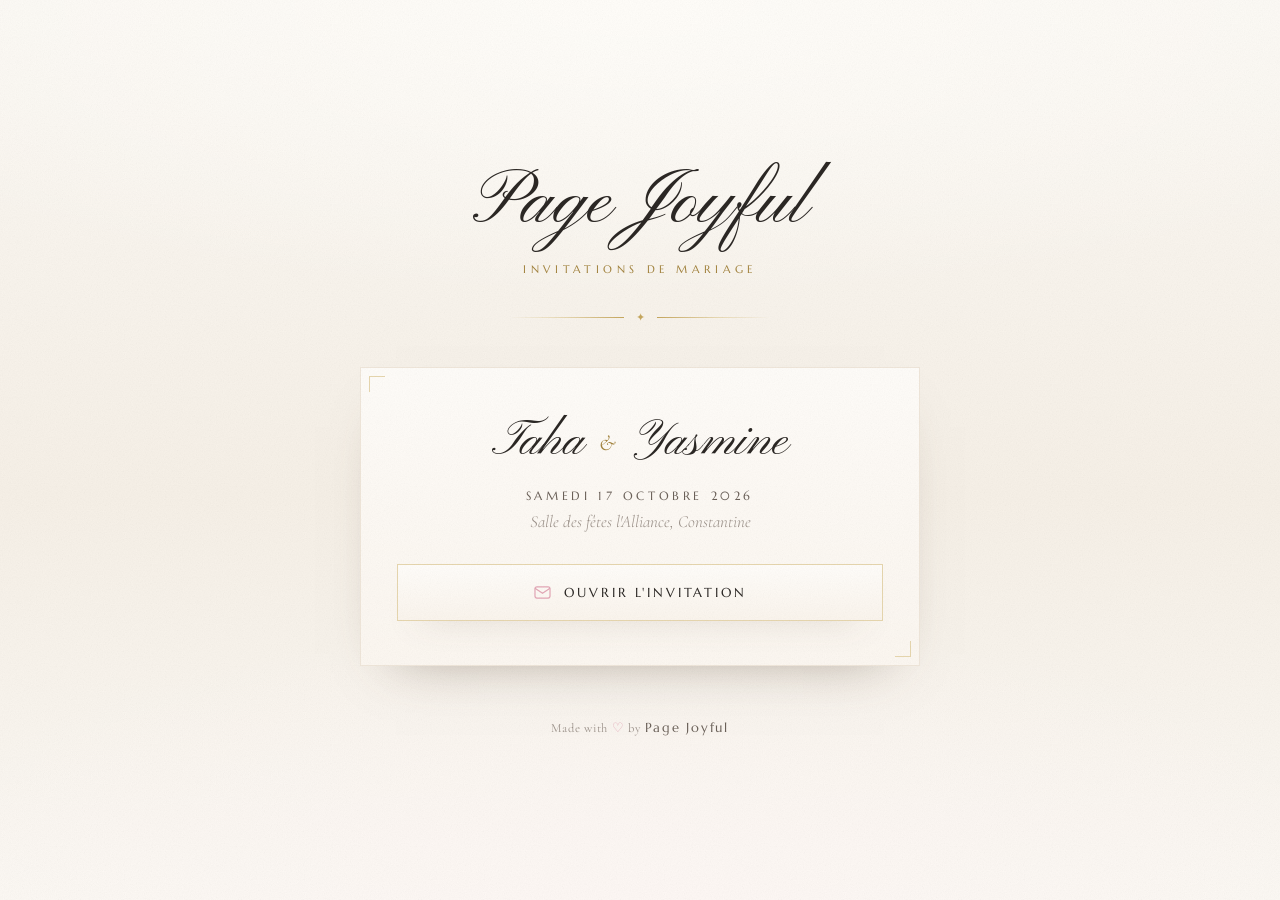
<file: index.html>
<!DOCTYPE html>
<html lang="fr">
<head>
<meta charset="utf-8">
<meta name="viewport" content="width=device-width, initial-scale=1, viewport-fit=cover">
<title>Page Joyful</title>
<meta name="description" content="Page Joyful — invitations de mariage numériques.">
<meta name="theme-color" content="#FBF8F3">
<link rel="preconnect" href="https://fonts.googleapis.com">
<link rel="preconnect" href="https://fonts.gstatic.com" crossorigin>
<link href="https://fonts.googleapis.com/css2?family=Cormorant+Garamond:ital,wght@0,300;0,400;1,300&family=Marcellus&family=Pinyon+Script&display=swap" rel="stylesheet">
<link rel="icon" href="data:image/svg+xml,%3Csvg xmlns='http://www.w3.org/2000/svg' viewBox='0 0 32 32'%3E%3Ctext y='26' font-size='26'%3E%F0%9F%A4%8D%3C/text%3E%3C/svg%3E">
<style>
  :root{
    --ivory:#FBF8F3; --ivory-warm:#F6F0E7; --line:#EFE6DA;
    --ink:#2B2724; --ink-soft:#6A6058; --ink-faint:#9A9088;
    --sage:#7D8F5E; --blush:#E3A7B6;
    --gold:#C6A75E; --gold-deep:#A2823C; --gold-pale:#E6D6AE;
    --script:"Pinyon Script",cursive;
    --serif:"Cormorant Garamond",Georgia,serif;
    --caps:"Marcellus",Georgia,serif;
    --ease:cubic-bezier(.22,.68,.32,1);
  }
  *,*::before,*::after{ box-sizing:border-box; }
  body{
    margin:0; min-height:100svh;
    display:flex; flex-direction:column; align-items:center; justify-content:center;
    padding:clamp(28px,7vw,64px) clamp(22px,6vw,56px);
    font-family:var(--serif); color:var(--ink); text-align:center;
    background:
      radial-gradient(120% 55% at 50% 0%,#FFFDF9 0%,transparent 60%),
      radial-gradient(100% 50% at 50% 100%,#FDF7F4 0%,transparent 62%),
      linear-gradient(180deg,var(--ivory) 0%,var(--ivory-warm) 55%,var(--ivory) 100%);
  }
  .grain{
    position:fixed; inset:0; z-index:9; pointer-events:none; opacity:.5; mix-blend-mode:multiply;
    background-image:url("data:image/svg+xml,%3Csvg xmlns='http://www.w3.org/2000/svg' width='180' height='180'%3E%3Cfilter id='n'%3E%3CfeTurbulence type='fractalNoise' baseFrequency='.85' numOctaves='3' stitchTiles='stitch'/%3E%3CfeColorMatrix type='saturate' values='0'/%3E%3C/filter%3E%3Crect width='100%25' height='100%25' filter='url(%23n)' opacity='.16'/%3E%3C/svg%3E");
  }
  main{ position:relative; z-index:2; width:min(560px,100%); }

  .brand{
    margin:0; font-family:var(--script); font-weight:400;
    font-size:clamp(46px,13vw,76px); line-height:1.05;
  }
  .tagline{
    margin:clamp(12px,3vw,18px) 0 0; font-family:var(--caps);
    font-size:clamp(9px,2.5vw,11px); letter-spacing:.42em; text-transform:uppercase;
    color:var(--gold-deep);
  }
  .rule{
    display:flex; align-items:center; justify-content:center; gap:12px;
    width:min(260px,70%); margin:clamp(26px,6vw,36px) auto clamp(30px,7vw,44px);
  }
  .rule i{ flex:1; height:1px; background:linear-gradient(90deg,transparent,var(--gold-pale),var(--gold)); }
  .rule i:last-child{ background:linear-gradient(90deg,var(--gold),var(--gold-pale),transparent); }
  .rule span{ color:var(--gold); font-size:11px; line-height:1; }

  .card{
    position:relative;
    padding:clamp(30px,7vw,44px) clamp(20px,5vw,36px);
    background:linear-gradient(180deg,rgba(255,253,250,.9),rgba(253,248,242,.72));
    border:1px solid var(--line);
    box-shadow:0 24px 54px -36px rgba(93,76,58,.55);
  }
  .card::before,.card::after{
    content:""; position:absolute; width:16px; height:16px; border:1px solid var(--gold-pale);
  }
  .card::before{ top:8px; left:8px; border-right:0; border-bottom:0; }
  .card::after{ bottom:8px; right:8px; border-left:0; border-top:0; }

  .card h2{
    margin:0; font-family:var(--script); font-weight:400;
    font-size:clamp(34px,10vw,50px); line-height:1.2;
  }
  .card h2 .amp{
    font-family:var(--serif); font-style:italic; font-size:.44em;
    color:var(--gold-deep); vertical-align:.2em; padding-inline:.14em;
  }
  .card .when{
    margin:clamp(12px,3vw,16px) 0 0; font-family:var(--caps);
    font-size:clamp(10px,2.8vw,12px); letter-spacing:.3em; text-transform:uppercase;
    color:var(--ink-soft);
  }
  .card .where{
    margin:8px 0 0; font-size:clamp(15px,3.9vw,17px); font-style:italic;
    font-weight:300; color:var(--ink-faint);
  }

  .btn{
    position:relative; overflow:hidden;
    display:flex; align-items:center; justify-content:center; gap:12px;
    margin-top:clamp(24px,6vw,32px); padding:18px 22px;
    text-decoration:none; color:var(--ink);
    border:1px solid var(--gold-pale);
    background:linear-gradient(180deg,rgba(255,253,250,.94),rgba(250,244,236,.82));
    box-shadow:0 16px 34px -26px rgba(93,76,58,.7);
    transition:transform .5s var(--ease),box-shadow .5s var(--ease),border-color .5s var(--ease);
  }
  .btn::after{
    content:""; position:absolute; inset:0; translate:-120% 0;
    background:linear-gradient(105deg,transparent 30%,rgba(255,255,255,.75) 50%,transparent 70%);
    transition:translate 1.05s var(--ease);
  }
  .btn:hover,.btn:focus-visible{
    transform:translateY(-2px); border-color:var(--gold);
    box-shadow:0 22px 40px -24px rgba(93,76,58,.55);
  }
  .btn:hover::after,.btn:focus-visible::after{ translate:120% 0; }
  .btn span{
    font-family:var(--caps); font-size:clamp(11.5px,3.2vw,13px);
    letter-spacing:.22em; text-transform:uppercase;
  }
  .btn svg{ width:19px; height:auto; flex:none; fill:none; stroke:var(--blush); stroke-width:1.5;
    stroke-linecap:round; stroke-linejoin:round; }

  footer{
    margin-top:clamp(34px,8vw,54px);
    font-size:12.5px; letter-spacing:.06em; color:var(--ink-faint);
  }
  footer b{ font-family:var(--caps); font-weight:400; letter-spacing:.14em; color:var(--ink-soft); }
  footer i{ color:var(--blush); font-style:normal; }

  main > *{ opacity:0; animation:rise 1s var(--ease) forwards; }
  main > *:nth-child(1){ animation-delay:.05s }
  main > *:nth-child(2){ animation-delay:.16s }
  main > *:nth-child(3){ animation-delay:.27s }
  main > *:nth-child(4){ animation-delay:.38s }
  main > *:nth-child(5){ animation-delay:.52s }
  @keyframes rise{ from{ opacity:0; transform:translateY(16px) } to{ opacity:1; transform:none } }

  @media (prefers-reduced-motion:reduce){
    main > *{ opacity:1; animation:none; }
    *{ transition-duration:.01ms !important; }
  }
</style>
</head>
<body>
<div class="grain" aria-hidden="true"></div>

<main>
  <h1 class="brand">Page Joyful</h1>
  <p class="tagline">Invitations de mariage</p>

  <div class="rule" aria-hidden="true"><i></i><span>&#10022;</span><i></i></div>

  <article class="card">
    <h2>Taha <span class="amp">&amp;</span> Yasmine</h2>
    <p class="when">Samedi 17 octobre 2026</p>
    <p class="where">Salle des fêtes l'Alliance, Constantine</p>

    <a class="btn" href="Taha%20et%20Yassmine/index.html">
      <svg viewBox="0 0 24 24" aria-hidden="true">
        <rect x="2.5" y="5" width="19" height="14" rx="2.5"/><path d="m3 7 9 6 9-6"/>
      </svg>
      <span>Ouvrir l'invitation</span>
    </a>
  </article>

  <footer>Made with <i>&#9825;</i> by <b>Page Joyful</b></footer>
</main>
</body>
</html>
</file>
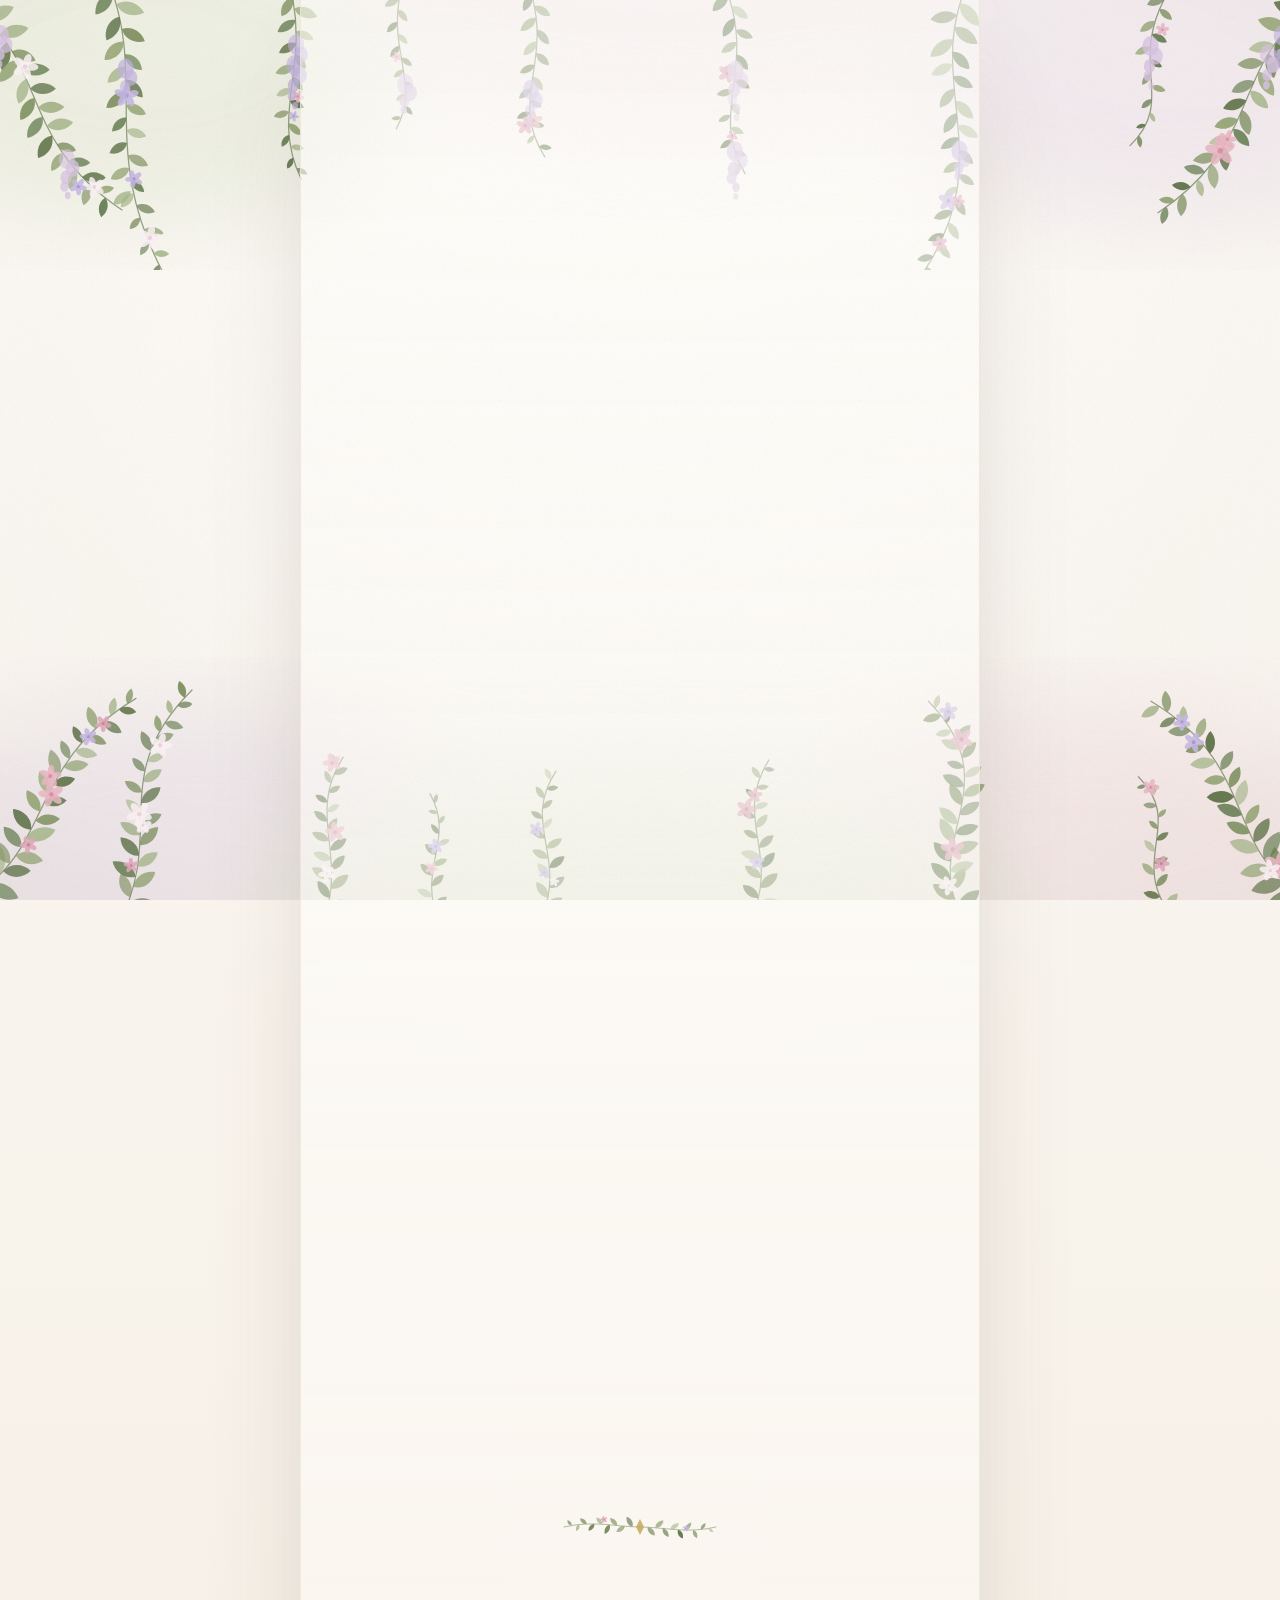
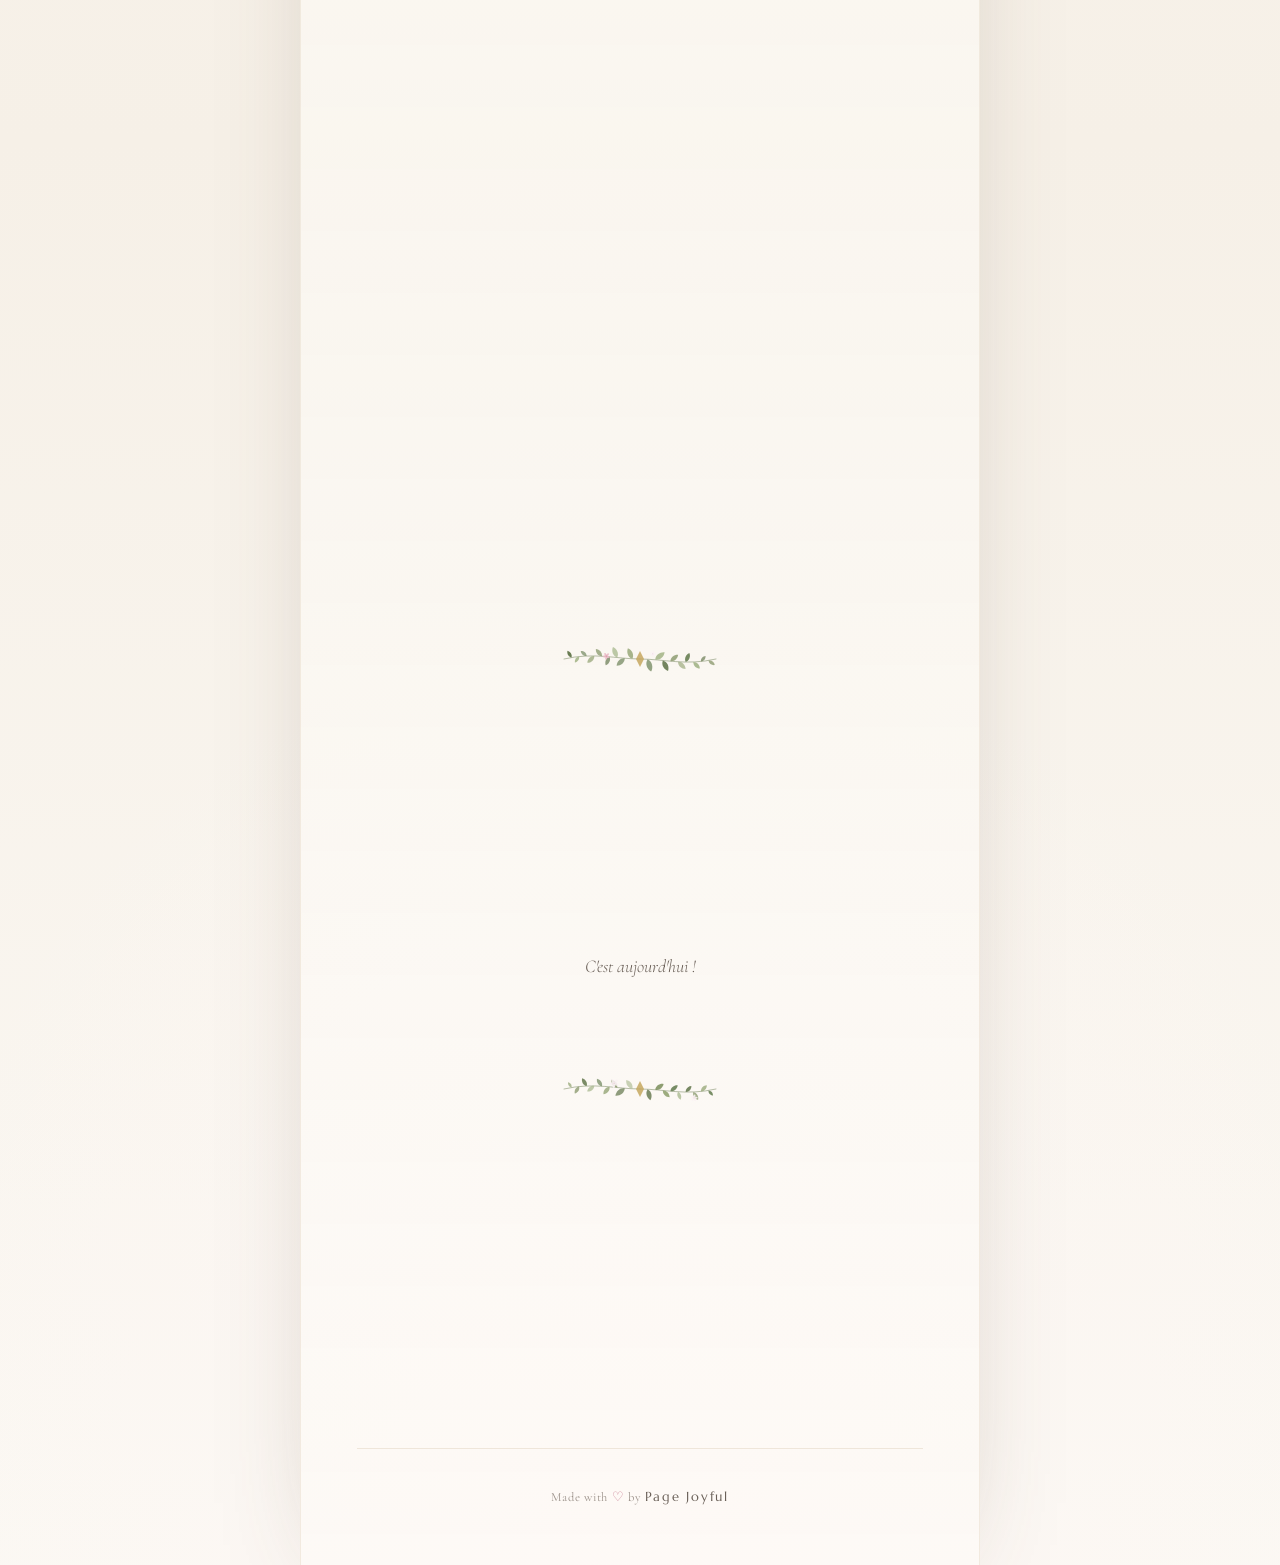
<file: Taha et Yassmine/index.html>
<!DOCTYPE html>
<html lang="fr">
<head>
<meta charset="utf-8">
<meta name="viewport" content="width=device-width, initial-scale=1, viewport-fit=cover">
<title>Taha &amp; Yasmine — 17 Octobre 2026</title>
<meta name="description" content="Invitation au mariage de Taha & Yasmine — Samedi 17 Octobre 2026, Salle des fêtes l'Alliance, Constantine.">
<meta name="theme-color" content="#FBF8F3">

<link rel="preconnect" href="https://fonts.googleapis.com">
<link rel="preconnect" href="https://fonts.gstatic.com" crossorigin>
<link href="https://fonts.googleapis.com/css2?family=Cormorant+Garamond:ital,wght@0,300;0,400;0,500;0,600;1,300;1,400&family=Marcellus&family=Pinyon+Script&display=swap" rel="stylesheet">
<link rel="stylesheet" href="styles.css">
<link rel="icon" href="data:image/svg+xml,%3Csvg xmlns='http://www.w3.org/2000/svg' viewBox='0 0 32 32'%3E%3Ctext y='26' font-size='26'%3E%F0%9F%A4%8D%3C/text%3E%3C/svg%3E">
</head>
<body>

<div class="grain" aria-hidden="true"></div>
<div class="vignette" aria-hidden="true"></div>

<!-- ====== decorative botanical layers (drawn by script.js) ====== -->
<svg class="garland garland--top" viewBox="0 0 1000 360" preserveAspectRatio="xMidYMin slice" aria-hidden="true">
  <g class="wash">
    <ellipse cx="140" cy="40" rx="190" ry="120" fill="#cfd9b8"/>
    <ellipse cx="880" cy="30" rx="210" ry="130" fill="#dcc9de"/>
    <ellipse cx="520" cy="-20" rx="240" ry="110" fill="#e6cdd6"/>
  </g>
  <g id="vines-top"></g>
</svg>

<svg class="garland garland--bottom" viewBox="0 0 1000 340" preserveAspectRatio="xMidYMax slice" aria-hidden="true">
  <g class="wash">
    <ellipse cx="180" cy="320" rx="220" ry="120" fill="#d7c7e0"/>
    <ellipse cx="820" cy="330" rx="230" ry="130" fill="#e8c9d4"/>
    <ellipse cx="500" cy="352" rx="260" ry="110" fill="#cfd9b8"/>
  </g>
  <g id="vines-bottom"></g>
</svg>

<div class="flutter" aria-hidden="true" id="flutter"></div>

<main class="sheet">

  <!-- ====== 1. HERO ====== -->
  <header class="hero" id="hero">
    <p class="eyebrow reveal" data-d="1">Save the date</p>

    <h1 class="names reveal" data-d="2">
      <span class="name" id="groom">Taha</span>
      <span class="heart" aria-hidden="true">
        <svg viewBox="0 0 48 44"><path d="M24 40C10 31 2 23 2 14.5 2 7.6 7.4 2.5 13.9 2.5 18.2 2.5 21.8 4.8 24 8.4c2.2-3.6 5.8-5.9 10.1-5.9C40.6 2.5 46 7.6 46 14.5 46 23 38 31 24 40Z"/></svg>
      </span>
      <span class="name" id="bride">Yasmine</span>
    </h1>

    <div class="rule reveal" data-d="3"><i></i><span>&#10022;</span><i></i></div>

    <p class="hero-date reveal" data-d="4" id="heroDate">17 Octobre 2026</p>
    <p class="hero-sub reveal" data-d="5" id="heroSub">Nous vous invitons à célébrer notre mariage</p>

    <a class="scroll-cue reveal" data-d="6" href="#invitation" aria-label="Découvrir l'invitation">
      <span></span>
    </a>
  </header>

  <!-- ====== 2. INVITATION MESSAGE ====== -->
  <section class="section invitation" id="invitation">
    <p class="kicker reveal">L'invitation</p>
    <p class="lede reveal">
      La famille <em id="familyName">Bouchmal</em> serait honorée de votre présence
      à l'occasion du mariage de
    </p>
    <p class="lede-names reveal" id="ledeNames">Taha &amp; Yasmine</p>
    <p class="lede-note reveal" id="ledeNote">
      Votre présence à nos côtés rendra ce jour plus lumineux encore.
      C'est avec le cœur plein de joie que nous vous accueillerons.
    </p>
  </section>

  <div class="sprig-divider" aria-hidden="true"><svg viewBox="0 0 240 40" id="divider1"></svg></div>

  <!-- ====== 3. EVENT DETAILS ====== -->
  <section class="section details" id="details">
    <p class="kicker reveal">Le grand jour</p>

    <div class="detail-card reveal">
      <div class="dc-row">
        <div class="dc-cell">
          <span class="dc-label" id="dayName">Samedi</span>
        </div>
        <div class="dc-cell dc-cell--main">
          <span class="dc-month" id="monthName">Octobre</span>
          <span class="dc-day" id="dayNum">17</span>
          <span class="dc-year" id="yearNum">2026</span>
        </div>
        <div class="dc-cell">
          <span class="dc-label" id="timeLabel">11H00</span>
        </div>
      </div>
      <div class="dc-venue">
        <p class="dc-venue-name" id="venue">Salle des fêtes <em>l'Alliance</em></p>
        <p class="dc-venue-city" id="city">Constantine, Algérie</p>
      </div>
    </div>
  </section>

  <!-- ====== 4. ACTIONS ====== -->
  <section class="section actions" id="actions">
    <a class="btn btn--map reveal" id="btnMap" href="#" target="_blank" rel="noopener">
      <span class="btn-ico" aria-hidden="true">
        <svg viewBox="0 0 24 24"><path d="M12 22s7-6.1 7-12A7 7 0 0 0 5 10c0 5.9 7 12 7 12Z"/><circle cx="12" cy="10" r="2.6"/></svg>
      </span>
      <span class="btn-txt">Voir la localisation</span>
    </a>

  </section>

  <div class="sprig-divider" aria-hidden="true"><svg viewBox="0 0 240 40" id="divider2"></svg></div>

  <!-- ====== 5. COUNTDOWN ====== -->
  <section class="section countdown" id="countdown">
    <p class="kicker reveal">Plus que</p>
    <div class="cd-grid reveal" id="cdGrid" role="timer" aria-live="off">
      <div class="cd-unit"><span class="cd-num" id="cdD">000</span><span class="cd-lab">Jours</span></div>
      <div class="cd-unit"><span class="cd-num" id="cdH">00</span><span class="cd-lab">Heures</span></div>
      <div class="cd-unit"><span class="cd-num" id="cdM">00</span><span class="cd-lab">Minutes</span></div>
      <div class="cd-unit"><span class="cd-num" id="cdS">00</span><span class="cd-lab">Secondes</span></div>
    </div>
  </section>

  <div class="sprig-divider" aria-hidden="true"><svg viewBox="0 0 240 40" id="divider3"></svg></div>

  <!-- ====== 6. CLOSING ====== -->
  <section class="section closing" id="closing">
    <p class="closing-text reveal" id="closingText">
      Nous avons hâte de partager ce merveilleux moment avec vous
    </p>
    <p class="closing-heart reveal" aria-hidden="true">&#9825;</p>
    <p class="closing-sign reveal" id="closingSign">Taha &amp; Yasmine</p>
  </section>

  <footer class="foot">
    <p>Made with <span aria-label="amour">&#9825;</span> by <strong>Page Joyful</strong></p>
  </footer>

</main>

<script src="script.js"></script>
</body>
</html>
</file>
<file: Taha et Yassmine/styles.css>
/* ============================================================
   Taha & Yasmine — invitation de mariage
   Palette : ivoire, sauge, blush, lavande, or
   ============================================================ */

:root{
  --ivory:      #FBF8F3;
  --ivory-warm: #F6F0E7;
  --paper-line: #EFE6DA;

  --ink:        #2B2724;
  --ink-soft:   #6A6058;
  --ink-faint:  #9A9088;

  --sage:       #7D8F5E;
  --sage-deep:  #5F7348;
  --blush:      #E3A7B6;
  --blush-deep: #C97F93;
  --lavender:   #B9ACD8;

  --gold:       #C6A75E;
  --gold-deep:  #A2823C;
  --gold-pale:  #E6D6AE;

  --script: "Pinyon Script", cursive;
  --serif:  "Cormorant Garamond", Georgia, serif;
  --caps:   "Marcellus", Georgia, serif;

  --gut: clamp(22px, 6vw, 56px);
  --ease: cubic-bezier(.22,.68,.32,1);
}

*,*::before,*::after{ box-sizing:border-box; }

html{ -webkit-text-size-adjust:100%; scroll-behavior:smooth; }

body{
  margin:0;
  min-height:100svh;
  font-family:var(--serif);
  font-weight:400;
  color:var(--ink);
  background:
    radial-gradient(120% 60% at 50% 0%,   #FFFDF9 0%, transparent 60%),
    radial-gradient(100% 50% at 50% 100%, #FDF7F4 0%, transparent 62%),
    linear-gradient(180deg, var(--ivory) 0%, var(--ivory-warm) 55%, var(--ivory) 100%);
  overflow-x:hidden;
}

::selection{ background:var(--blush); color:#fff; }

/* ---------- textures & atmosphere ---------- */
.grain{
  position:fixed; inset:0; z-index:60; pointer-events:none;
  opacity:.5; mix-blend-mode:multiply;
  background-image:url("data:image/svg+xml,%3Csvg xmlns='http://www.w3.org/2000/svg' width='180' height='180'%3E%3Cfilter id='n'%3E%3CfeTurbulence type='fractalNoise' baseFrequency='.85' numOctaves='3' stitchTiles='stitch'/%3E%3CfeColorMatrix type='saturate' values='0'/%3E%3C/filter%3E%3Crect width='100%25' height='100%25' filter='url(%23n)' opacity='.16'/%3E%3C/svg%3E");
}
.vignette{
  position:fixed; inset:0; z-index:1; pointer-events:none;
  background:radial-gradient(130% 90% at 50% 45%, transparent 55%, rgba(120,102,86,.10) 100%);
}

/* ---------- botanical garlands ---------- */
.garland{
  position:fixed; left:50%; transform:translateX(-50%);
  width:min(1400px, 132vw); z-index:2; pointer-events:none;
}
.garland--top{    top:0;    height:clamp(150px, 30vh, 320px); }
.garland--bottom{ bottom:0; height:clamp(140px, 27vh, 300px); }
.garland .wash{ filter:blur(34px); opacity:.30; }

@media (max-width:640px){
  .garland{ width:190vw; }
  .garland--top{ height:clamp(120px, 22vh, 190px); }
  .garland--bottom{ height:clamp(110px, 20vh, 180px); }
}

/* ---------- butterflies ---------- */
.flutter{ position:fixed; inset:0; z-index:3; pointer-events:none; overflow:hidden; }
.bfly{
  position:absolute; width:var(--w); opacity:0;
  animation:drift var(--dur) var(--ease) var(--delay) infinite;
  will-change:transform,opacity;
}
.bfly svg{
  display:block; width:100%; height:auto;
  animation:flap 2.4s ease-in-out infinite alternate;
  transform-origin:50% 60%;
}
@keyframes drift{
  0%   { transform:translate3d(0,0,0) rotate(0deg);                     opacity:0; }
  12%  { opacity:.85; }
  50%  { transform:translate3d(var(--dx), var(--dy), 0) rotate(-9deg);  opacity:.9; }
  88%  { opacity:.7; }
  100% { transform:translate3d(calc(var(--dx) * 1.9), calc(var(--dy) * .2), 0) rotate(5deg); opacity:0; }
}
@keyframes flap{ from{ transform:scaleX(1); } to{ transform:scaleX(.82); } }

/* ============================================================
   Layout
   ============================================================ */
.sheet{
  position:relative; z-index:5;
  width:min(680px, 100%);
  margin-inline:auto;
  padding-inline:var(--gut);
}

.section{
  padding-block:clamp(52px, 11vw, 92px);
  text-align:center;
}

/* ---------- shared type ---------- */
.kicker{
  margin:0 0 clamp(20px,5vw,30px);
  font-family:var(--caps);
  font-size:clamp(9.5px,2.6vw,11px);
  letter-spacing:.42em; text-transform:uppercase;
  color:var(--gold-deep);
}
.kicker::after{
  content:""; display:block; width:34px; height:1px; margin:12px auto 0;
  background:linear-gradient(90deg,transparent,var(--gold),transparent);
}

/* ============================================================
   1 — HERO
   ============================================================ */
.hero{
  min-height:100svh;
  display:flex; flex-direction:column; align-items:center; justify-content:center;
  text-align:center;
  padding-block:clamp(110px,22vh,180px) clamp(70px,14vh,120px);
  position:relative;
}
.eyebrow{
  margin:0 0 clamp(14px,4vw,22px);
  font-family:var(--caps);
  font-size:clamp(9px,2.5vw,11px);
  letter-spacing:.48em; text-transform:uppercase;
  color:var(--sage-deep); opacity:.85;
}
.names{
  margin:0;
  font-family:var(--script); font-weight:400;
  font-size:clamp(50px, 16.5vw, 104px);
  line-height:1.02; color:var(--ink);
  display:flex; flex-direction:column; align-items:center; gap:.02em;
}
.names .name{ display:block; padding-inline:.06em; }
.names .name:first-of-type{ margin-inline-end:.22em; }
.names .name:last-of-type{  margin-inline-start:.22em; }

.heart{ display:block; width:clamp(26px,7vw,38px); margin-block:clamp(2px,1.2vw,8px); }
.heart svg{ width:100%; height:auto; fill:none; stroke:var(--blush); stroke-width:2.6; }

.rule{
  display:flex; align-items:center; justify-content:center; gap:12px;
  width:min(280px,72%); margin:clamp(24px,6vw,34px) auto clamp(18px,4vw,24px);
}
.rule i{ flex:1; height:1px; background:linear-gradient(90deg,transparent,var(--gold-pale),var(--gold)); }
.rule i:last-child{ background:linear-gradient(90deg,var(--gold),var(--gold-pale),transparent); }
.rule span{ color:var(--gold); font-size:11px; line-height:1; }

.hero-date{
  margin:0;
  font-family:var(--caps);
  font-size:clamp(13px,3.6vw,16px);
  letter-spacing:.34em; text-transform:uppercase; color:var(--ink-soft);
}
.hero-sub{
  margin:clamp(16px,4vw,22px) 0 0;
  font-size:clamp(16px,4.4vw,20px);
  font-style:italic; font-weight:300; color:var(--ink-soft);
  max-width:24ch; line-height:1.6;
}

.scroll-cue{
  position:absolute; bottom:clamp(26px,6vh,48px); left:50%; translate:-50% 0;
  width:1px; height:56px; background:linear-gradient(180deg,transparent,var(--gold-pale));
  display:block;
}
.scroll-cue span{
  position:absolute; left:50%; top:0; width:5px; height:5px; margin-left:-2.5px;
  border-radius:50%; background:var(--gold);
  animation:cue 2.6s var(--ease) infinite;
}
@keyframes cue{ 0%{ top:0; opacity:0 } 25%{ opacity:1 } 80%{ top:52px; opacity:0 } 100%{ opacity:0 } }

/* ============================================================
   2 — INVITATION
   ============================================================ */
.lede{
  margin:0 auto;
  max-width:26ch;
  font-size:clamp(19px,5vw,24px); font-weight:300; line-height:1.72; color:var(--ink);
}
.lede em{ font-family:var(--serif); font-style:italic; color:var(--sage); font-weight:500; }
.lede-names .amp{
  font-family:var(--serif); font-style:italic; font-size:.5em;
  color:var(--gold-deep); vertical-align:.18em; padding-inline:.12em;
}
.lede-names{
  margin:clamp(14px,4vw,20px) 0 0;
  font-family:var(--script);
  font-size:clamp(34px,10vw,54px); line-height:1.2; color:var(--ink);
}
.lede-note{
  margin:clamp(24px,6vw,32px) auto 0;
  max-width:34ch;
  font-size:clamp(15px,3.9vw,17px); font-style:italic; font-weight:300;
  line-height:1.85; color:var(--ink-faint);
}

/* ---------- sprig divider ---------- */
.sprig-divider{ display:flex; justify-content:center; }
.sprig-divider svg{ width:min(240px,62%); height:auto; overflow:visible; }

/* ============================================================
   3 — DETAILS
   ============================================================ */
.detail-card{
  position:relative;
  padding:clamp(30px,7vw,46px) clamp(18px,5vw,34px);
  background:linear-gradient(180deg, rgba(255,253,250,.86), rgba(253,248,242,.7));
  border:1px solid var(--paper-line);
  box-shadow:0 22px 50px -34px rgba(93,76,58,.5);
  backdrop-filter:blur(3px);
}
.detail-card::before,.detail-card::after{
  content:""; position:absolute; width:16px; height:16px; border:1px solid var(--gold-pale);
}
.detail-card::before{ top:8px;    left:8px;    border-right:0; border-bottom:0; }
.detail-card::after{  bottom:8px;  right:8px;   border-left:0;  border-top:0; }

.dc-row{ display:flex; align-items:center; justify-content:center; gap:clamp(12px,4vw,26px); }
.dc-cell{ flex:1; }
.dc-cell--main{
  flex:0 0 auto; padding-inline:clamp(12px,4vw,26px);
  border-inline:1px solid var(--paper-line);
}

.dc-label{
  display:block; font-family:var(--caps);
  font-size:clamp(11px,3vw,13px); letter-spacing:.2em; text-transform:uppercase;
  color:var(--ink-soft);
}
.dc-month{
  display:block; font-family:var(--caps);
  font-size:clamp(11px,3vw,12.5px); letter-spacing:.28em; text-transform:uppercase;
  color:var(--gold-deep);
}
.dc-day{
  display:block; font-size:clamp(46px,13vw,64px); font-weight:400; line-height:1.05;
  letter-spacing:.02em; color:var(--ink); margin-block:2px;
  font-variant-numeric:lining-nums; font-feature-settings:"lnum" 1;
}
.dc-year{
  display:block; font-family:var(--caps);
  font-size:clamp(11px,3vw,12.5px); letter-spacing:.28em; color:var(--ink-soft);
}

.dc-venue{
  margin-top:clamp(26px,6vw,34px); padding-top:clamp(20px,5vw,26px);
  border-top:1px solid var(--paper-line);
}
.dc-venue-name{
  margin:0; font-size:clamp(19px,5vw,23px); font-weight:400; line-height:1.4; color:var(--ink);
}
.dc-venue-name em{
  font-family:var(--script); font-style:normal;
  font-size:1.34em; color:var(--sage);
}
.dc-venue-city{
  margin:8px 0 0; font-family:var(--caps);
  font-size:clamp(10px,2.8vw,11.5px); letter-spacing:.28em; text-transform:uppercase;
  color:var(--ink-faint);
}

/* ============================================================
   4 — BUTTONS
   ============================================================ */
.actions{ display:flex; flex-direction:column; gap:14px; padding-block:0 clamp(40px,9vw,64px); }
.btn{
  position:relative; overflow:hidden;
  display:flex; align-items:center; justify-content:center; gap:12px;
  padding:19px 22px;
  text-decoration:none; color:var(--ink);
  border:1px solid var(--gold-pale);
  background:linear-gradient(180deg, rgba(255,253,250,.92), rgba(250,244,236,.8));
  box-shadow:0 16px 34px -26px rgba(93,76,58,.7);
  transition:transform .5s var(--ease), box-shadow .5s var(--ease), border-color .5s var(--ease);
}
.btn::after{
  content:""; position:absolute; inset:0; translate:-120% 0;
  background:linear-gradient(105deg,transparent 30%,rgba(255,255,255,.75) 50%,transparent 70%);
  transition:translate 1.05s var(--ease);
}
.btn:hover,.btn:focus-visible{
  transform:translateY(-2px);
  border-color:var(--gold);
  box-shadow:0 22px 40px -24px rgba(93,76,58,.55);
}
.btn:hover::after,.btn:focus-visible::after{ translate:120% 0; }
.btn:active{ transform:translateY(0); }
.btn-txt{
  font-family:var(--caps);
  font-size:clamp(12px,3.3vw,13.5px); letter-spacing:.22em; text-transform:uppercase;
}
.btn-ico{ width:20px; flex:none; }
.btn-ico svg{
  width:100%; height:auto; fill:none; stroke-width:1.4;
  stroke-linecap:round; stroke-linejoin:round;
}
.btn--map  .btn-ico svg{ stroke:var(--sage); }
.btn--rsvp .btn-ico svg{ stroke:var(--blush-deep); }

/* ============================================================
   5 — COUNTDOWN
   ============================================================ */
.cd-grid{ display:grid; grid-template-columns:repeat(4,1fr); gap:clamp(4px,2vw,10px); }
.cd-unit{
  padding:clamp(14px,4vw,20px) 4px;
  border:1px solid var(--paper-line);
  background:rgba(255,253,250,.55);
}
.cd-num{
  display:block;
  font-size:clamp(25px,7.6vw,38px); font-weight:400; line-height:1;
  color:var(--ink);
  font-variant-numeric:lining-nums tabular-nums;
  font-feature-settings:"lnum" 1, "tnum" 1;
}
.cd-lab{
  display:block; margin-top:9px;
  font-family:var(--caps);
  font-size:clamp(8px,2.2vw,9.5px); letter-spacing:.2em; text-transform:uppercase;
  color:var(--ink-faint);
}
.cd-msg{
  margin:clamp(20px,5vw,26px) 0 0;
  font-size:clamp(15px,4vw,18px); font-style:italic; font-weight:300; color:var(--ink-soft);
}

/* ============================================================
   6 — CLOSING + FOOTER
   ============================================================ */
.closing{ padding-block:clamp(56px,12vw,96px) clamp(30px,7vw,44px); }
.closing-text{
  margin:0 auto; max-width:22ch;
  font-family:var(--script);
  font-size:clamp(28px,8.4vw,42px); line-height:1.34; color:var(--ink);
}
.closing-heart{ margin:clamp(14px,4vw,20px) 0 0; font-size:22px; color:var(--blush); }
.closing-sign{
  margin:clamp(20px,5vw,26px) 0 0;
  font-family:var(--caps);
  font-size:clamp(10px,2.8vw,12px); letter-spacing:.34em; text-transform:uppercase;
  color:var(--ink-faint);
}

.foot{
  padding-block:clamp(26px,6vw,40px) clamp(36px,9vw,60px);
  text-align:center;
  border-top:1px solid var(--paper-line);
}
.foot p{ margin:0; font-size:12.5px; letter-spacing:.06em; color:var(--ink-faint); }
.foot span{ color:var(--blush-deep); }
.foot strong{ font-family:var(--caps); font-weight:400; letter-spacing:.14em; color:var(--ink-soft); }

/* ============================================================
   Reveal animations
   ============================================================ */
.reveal{ opacity:0; transform:translateY(16px); }
.reveal.in{
  animation:rise .95s var(--ease) forwards;
  animation-delay:calc(var(--d,0) * 110ms);
}
@keyframes rise{ to{ opacity:1; transform:none; } }

.hero .reveal.in{ animation-duration:1.25s; }

@media (prefers-reduced-motion:reduce){
  *,*::before,*::after{
    animation-duration:.01ms !important; animation-iteration-count:1 !important;
    transition-duration:.01ms !important;
  }
  .reveal{ opacity:1; transform:none; }
  .bfly{ display:none; }
  html{ scroll-behavior:auto; }
}

/* ---------- larger screens: keep the "card" feeling ---------- */
@media (min-width:720px){
  .sheet{
    background:linear-gradient(180deg, rgba(255,254,251,.55), rgba(255,253,249,.35));
    box-shadow:0 40px 120px -60px rgba(93,76,58,.45);
    border-inline:1px solid rgba(239,230,218,.8);
  }
  .actions{ flex-direction:row; justify-content:center; }
  .actions .btn{ flex:1; max-width:340px; }
}
</file>
